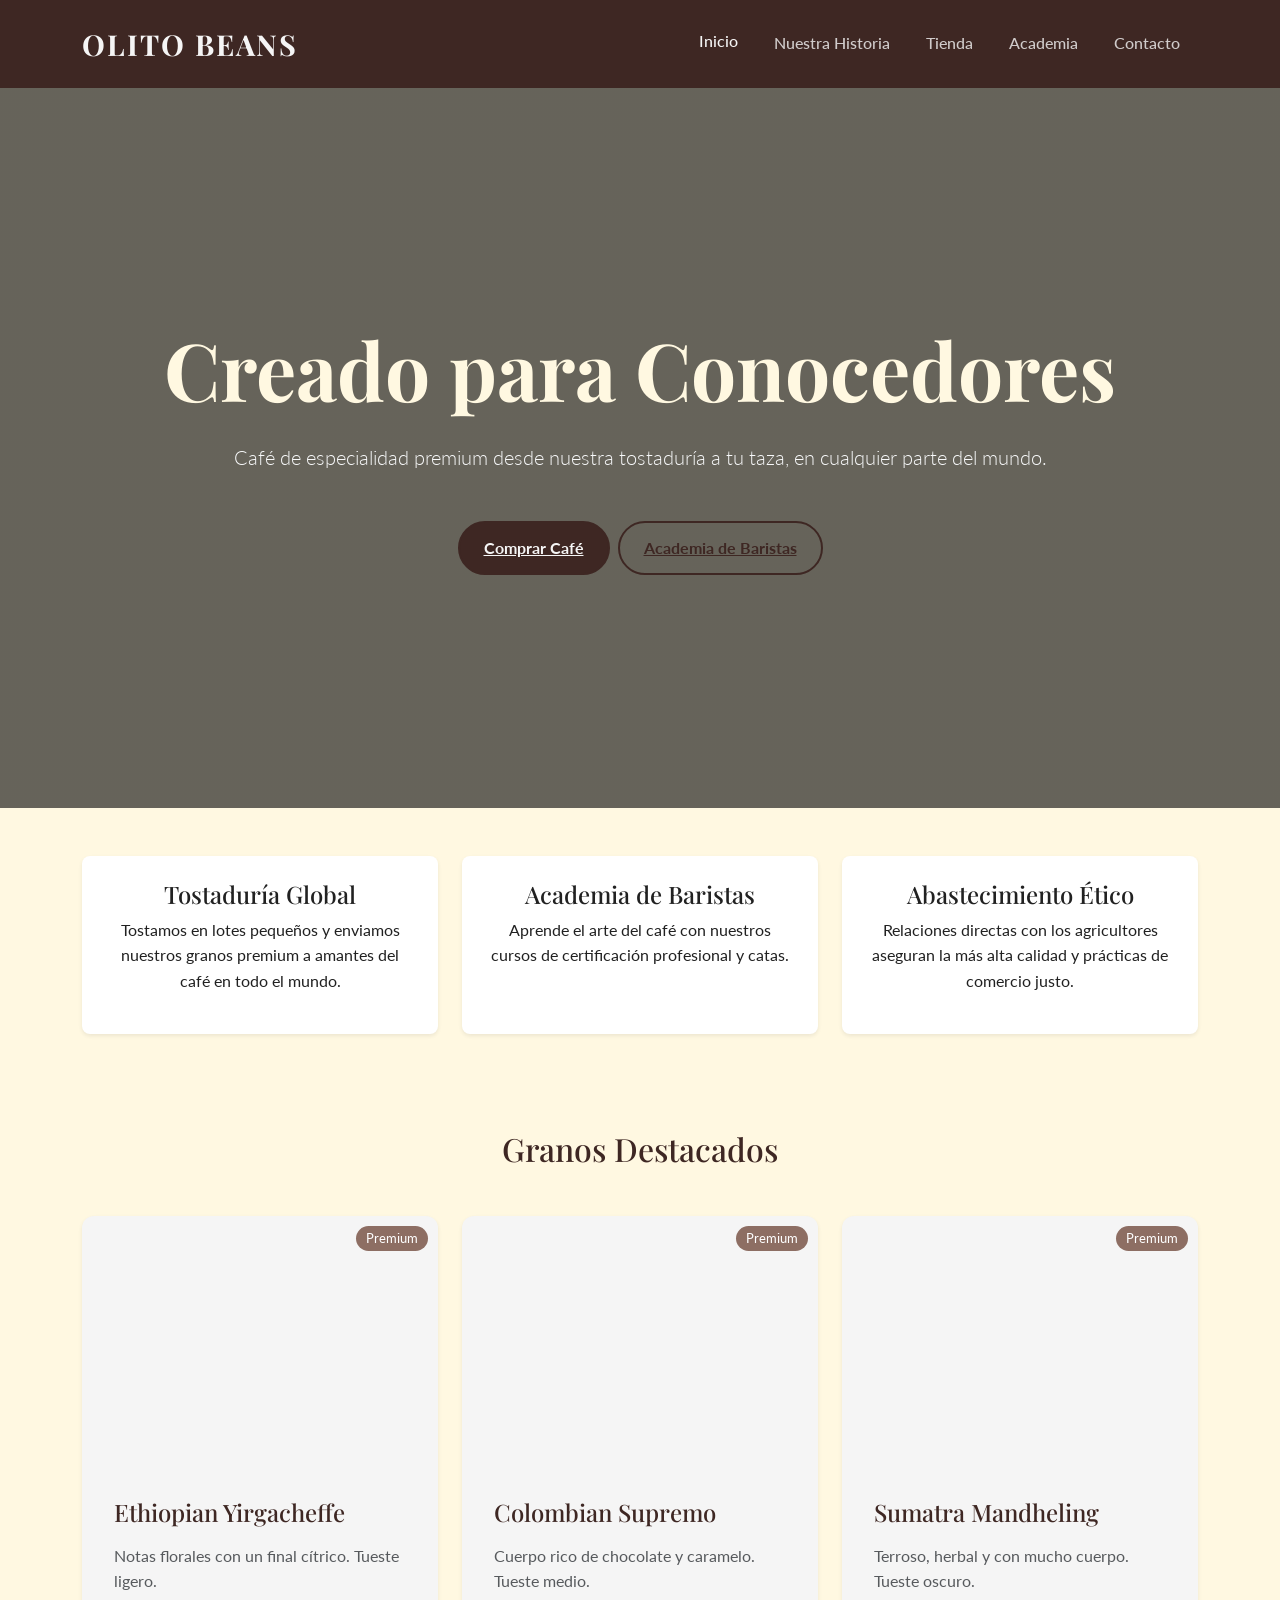
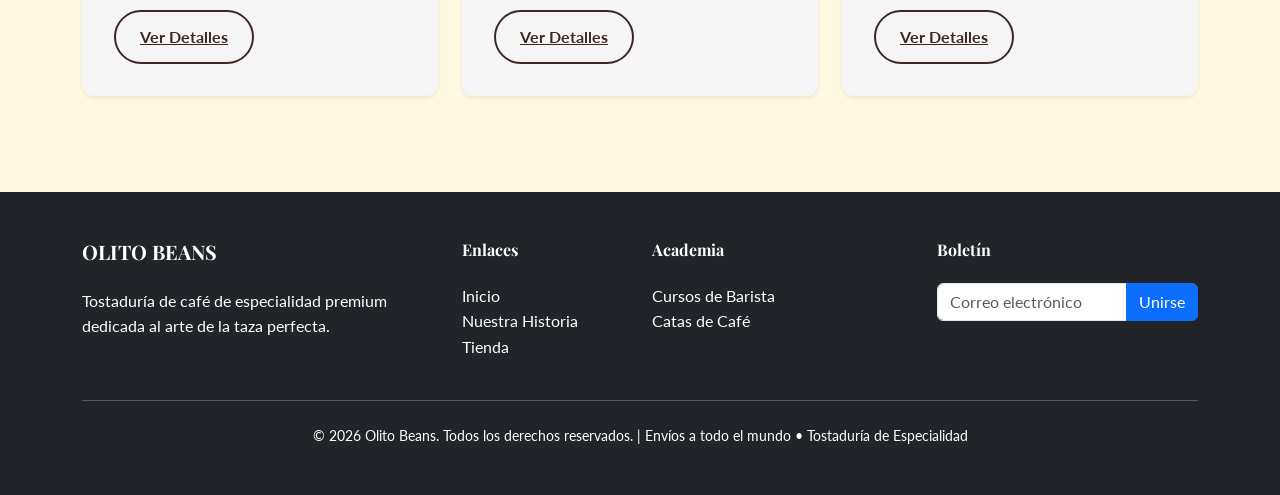
<file: index.html>
<!DOCTYPE html>
<html lang="es">
<head>
    <meta charset="UTF-8">
    <meta name="viewport" content="width=device-width, initial-scale=1.0">
    <meta name="description" content="Olito Beans - Granos de café de especialidad premium, tostaduría experta y cursos profesionales para baristas. Envíos a todo el mundo.">
    <meta name="keywords" content="café premium, café de especialidad, tostaduría de café, cursos de barista, cata de café, Olito Beans">
    <title>Olito Beans | Café de Especialidad Premium & Tostaduría</title>
    <link href="https://fonts.googleapis.com/css2?family=Lato:wght@400;700&family=Playfair+Display:wght@700&display=swap" rel="stylesheet">
    <link href="https://cdn.jsdelivr.net/npm/bootstrap@5.3.0/dist/css/bootstrap.min.css" rel="stylesheet">
    <link rel="stylesheet" href="https://cdnjs.cloudflare.com/ajax/libs/animate.css/4.1.1/animate.min.css"/>
    <link rel="stylesheet" href="css/style.css">
</head>
<body>

    <header>
        <nav class="navbar navbar-expand-lg navbar-dark bg-dark sticky-top" role="navigation" aria-label="Navegación Principal">
            <div class="container">
                <a class="navbar-brand animate__animated animate__fadeInLeft" href="index.html" aria-label="Olito Beans Inicio">OLITO BEANS</a>
                <button class="navbar-toggler" type="button" data-bs-toggle="collapse" data-bs-target="#navbarNav" aria-controls="navbarNav" aria-expanded="false" aria-label="Toggle navigation">
                    <span class="navbar-toggler-icon"></span>
                </button>
                <div class="collapse navbar-collapse" id="navbarNav">
                    <ul class="navbar-nav ms-auto animate__animated animate__fadeInRight">
                        <li class="nav-item"><a class="nav-link active" href="index.html" aria-current="page">Inicio</a></li>
                        <li class="nav-item"><a class="nav-link" href="nosotros.html">Nuestra Historia</a></li>
                        <li class="nav-item"><a class="nav-link" href="productos.html">Tienda</a></li>
                        <li class="nav-item"><a class="nav-link" href="cursos.html">Academia</a></li>
                        <li class="nav-item"><a class="nav-link" href="contacto.html">Contacto</a></li>
                    </ul>
                </div>
            </div>
        </nav>
    </header>

    <main id="main-content">
        <section class="hero-section py-5 text-center bg-brown text-light" style="background: linear-gradient(rgba(0,0,0,0.6), rgba(0,0,0,0.6)), url('https://images.unsplash.com/photo-1495474472287-4d71bcdd2085?ixlib=rb-1.2.1&auto=format&fit=crop&w=1350&q=80'); background-size: cover; background-position: center; min-height: 80vh; display: flex; align-items: center;" aria-labelledby="hero-title">
            <div class="container animate__animated animate__zoomIn">
                <h1 id="hero-title" class="display-1 fw-bold mb-4">Creado para Conocedores</h1>
                <p class="lead mb-5">Café de especialidad premium desde nuestra tostaduría a tu taza, en cualquier parte del mundo.</p>
                <div class="d-grid gap-2 d-sm-flex justify-content-sm-center">
                    <a href="productos.html" class="btn-premium px-4 gap-3">Comprar Café</a>
                    <a href="cursos.html" class="btn-outline-olito px-4">Academia de Baristas</a>
                </div>
            </div>
        </section>

        <section class="py-5 bg-cream" aria-label="Nuestros Destacados">
            <div class="container">
                <div class="row g-4 text-center">
                    <article class="col-md-4">
                        <div class="p-4 bg-white rounded-3 shadow-sm h-100">
                            <h3 class="h4">Tostaduría Global</h3>
                            <p>Tostamos en lotes pequeños y enviamos nuestros granos premium a amantes del café en todo el mundo.</p>
                        </div>
                    </article>
                    <article class="col-md-4">
                        <div class="p-4 bg-white rounded-3 shadow-sm h-100">
                            <h3 class="h4">Academia de Baristas</h3>
                            <p>Aprende el arte del café con nuestros cursos de certificación profesional y catas.</p>
                        </div>
                    </article>
                    <article class="col-md-4">
                        <div class="p-4 bg-white rounded-3 shadow-sm h-100">
                            <h3 class="h4">Abastecimiento Ético</h3>
                            <p>Relaciones directas con los agricultores aseguran la más alta calidad y prácticas de comercio justo.</p>
                        </div>
                    </article>
                </div>
            </div>
        </section>

        <section class="py-5" aria-labelledby="featured-title">
            <div class="container">
                <h2 id="featured-title" class="text-center mb-5">Granos Destacados</h2>
                <div class="row g-4">
                    <div class="col-md-4">
                        <div class="coffee-card h-100 border-0 shadow-sm">
                            <div class="card-img" style="background-image: url('https://images.unsplash.com/photo-1559056199-641a0ac8b55e?ixlib=rb-1.2.1&auto=format&fit=crop&w=800&q=80');" role="img" aria-label="Granos de Café Ethiopian Yirgacheffe"></div>
                            <div class="card-body">
                                <h3 class="card-title">Ethiopian Yirgacheffe</h3>
                                <p class="card-text text-muted">Notas florales con un final cítrico. Tueste ligero.</p>
                                <a href="productos.html" class="btn-outline-olito">Ver Detalles</a>
                            </div>
                        </div>
                    </div>
                    <div class="col-md-4">
                        <div class="coffee-card h-100 border-0 shadow-sm">
                            <div class="card-img" style="background-image: url('https://images.unsplash.com/photo-1580915411954-282cb1b0d780?ixlib=rb-1.2.1&auto=format&fit=crop&w=800&q=80');" role="img" aria-label="Granos de Café Colombian Supremo"></div>
                            <div class="card-body">
                                <h3 class="card-title">Colombian Supremo</h3>
                                <p class="card-text text-muted">Cuerpo rico de chocolate y caramelo. Tueste medio.</p>
                                <a href="productos.html" class="btn-outline-olito">Ver Detalles</a>
                            </div>
                        </div>
                    </div>
                    <div class="col-md-4">
                        <div class="coffee-card h-100 border-0 shadow-sm">
                            <div class="card-img" style="background-image: url('https://images.unsplash.com/photo-1447933601403-0c6688de566e?ixlib=rb-1.2.1&auto=format&fit=crop&w=800&q=80');" role="img" aria-label="Granos de Café Sumatra Mandheling"></div>
                            <div class="card-body">
                                <h3 class="card-title">Sumatra Mandheling</h3>
                                <p class="card-text text-muted">Terroso, herbal y con mucho cuerpo. Tueste oscuro.</p>
                                <a href="productos.html" class="btn-outline-olito">Ver Detalles</a>
                            </div>
                        </div>
                    </div>
                </div>
            </div>
        </section>
    </main>

    <footer class="bg-dark text-white py-5 mt-5">
        <div class="container">
            <div class="row g-4">
                <div class="col-md-4">
                    <h5 class="fw-bold mb-4 text-white">OLITO BEANS</h5>
                    <p class="text-white">Tostaduría de café de especialidad premium dedicada al arte de la taza perfecta.</p>
                </div>
                <div class="col-md-2">
                    <h6 class="fw-bold mb-4 text-white">Enlaces</h6>
                    <ul class="list-unstyled">
                        <li><a href="index.html" class="text-white text-decoration-none">Inicio</a></li>
                        <li><a href="nosotros.html" class="text-white text-decoration-none">Nuestra Historia</a></li>
                        <li><a href="productos.html" class="text-white text-decoration-none">Tienda</a></li>
                    </ul>
                </div>
                <div class="col-md-3">
                    <h6 class="fw-bold mb-4 text-white">Academia</h6>
                    <ul class="list-unstyled">
                        <li><a href="cursos.html" class="text-white text-decoration-none">Cursos de Barista</a></li>
                        <li><a href="cursos.html" class="text-white text-decoration-none">Catas de Café</a></li>
                    </ul>
                </div>
                <div class="col-md-3">
                    <h6 class="fw-bold mb-4 text-white">Boletín</h6>
                    <form>
                        <div class="input-group">
                            <input type="email" class="form-control" placeholder="Correo electrónico" aria-label="Dirección de correo electrónico">
                            <button class="btn btn-primary" type="button">Unirse</button>
                        </div>
                    </form>
                </div>
            </div>
            <hr class="my-4 border-light">
            <div class="text-center small text-white footer-bottom">
                &copy; 2026 Olito Beans. Todos los derechos reservados. | Envíos a todo el mundo &bull; Tostaduría de Especialidad
            </div>
        </div>
    </footer>

    <script src="https://cdn.jsdelivr.net/npm/bootstrap@5.3.0/dist/js/bootstrap.bundle.min.js"></script>
    <script src="js/scripts.js"></script>
</body>
</html>
</file>
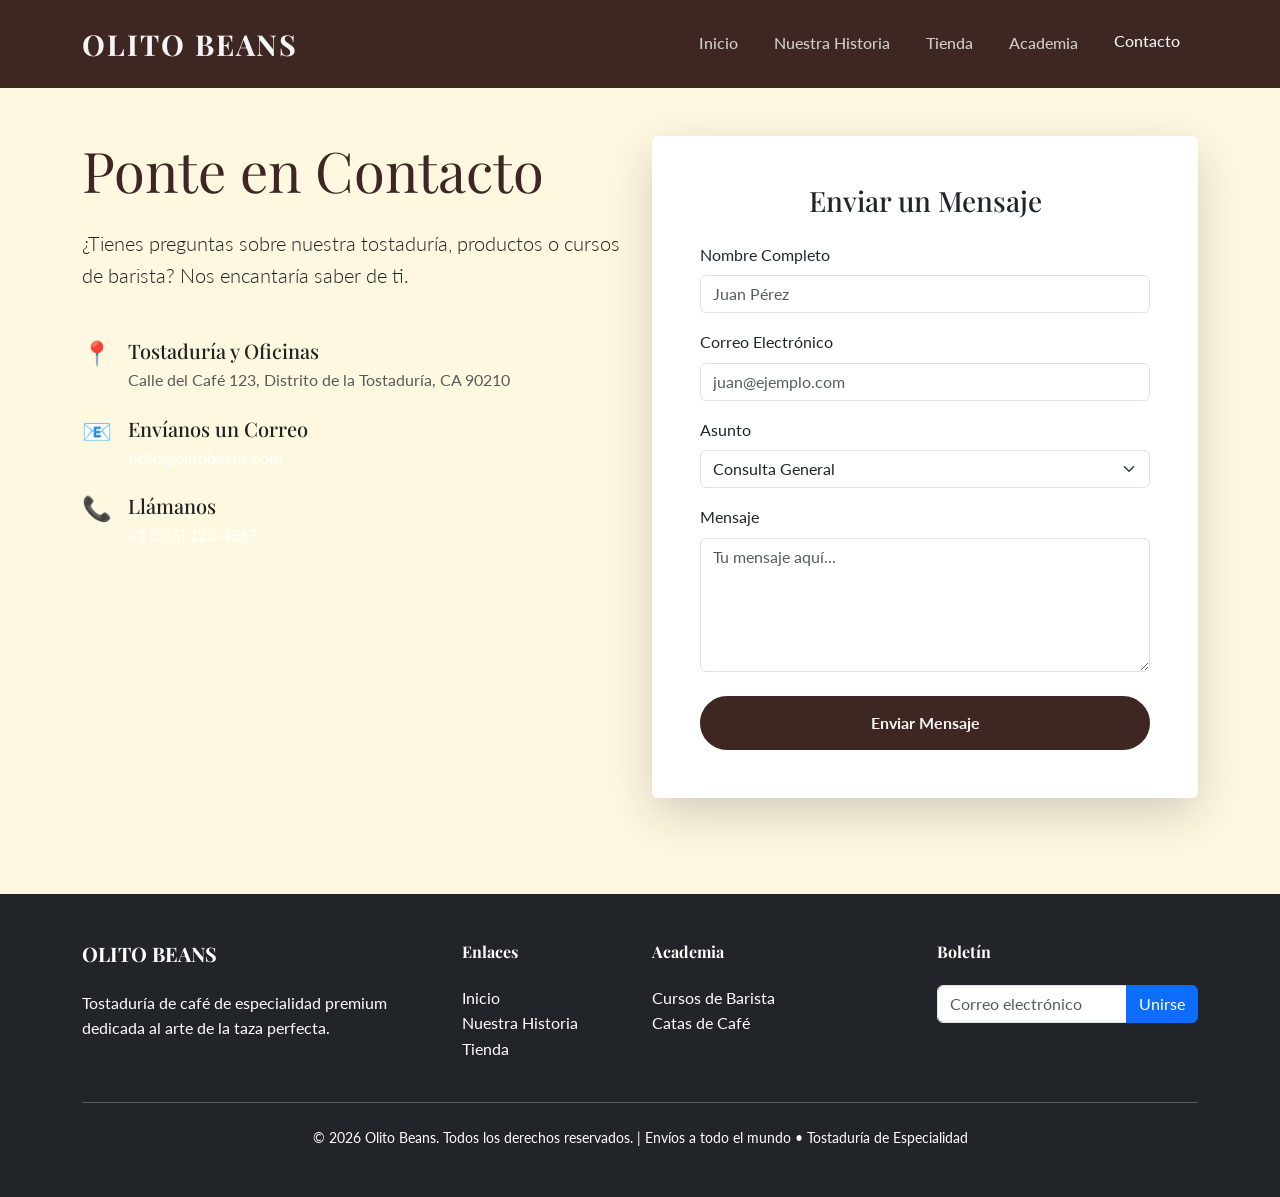
<file: contacto.html>
<!DOCTYPE html>
<html lang="es">
<head>
    <meta charset="UTF-8">
    <meta name="viewport" content="width=device-width, initial-scale=1.0">
    <meta name="description" content="Contacta con Olito Beans para consultas sobre café premium, visitas a la tostaduría o reservas en la academia.">
    <title>Contacto | Olito Beans</title>
    <link href="https://fonts.googleapis.com/css2?family=Lato:wght@400;700&family=Playfair+Display:wght@700&display=swap" rel="stylesheet">
    <link href="https://cdn.jsdelivr.net/npm/bootstrap@5.3.0/dist/css/bootstrap.min.css" rel="stylesheet">
    <link rel="stylesheet" href="css/style.css">
</head>
<body>
    <header>
        <nav class="navbar navbar-expand-lg navbar-dark bg-dark sticky-top" role="navigation" aria-label="Navegación Principal">
            <div class="container">
                <a class="navbar-brand" href="index.html" aria-label="Olito Beans Inicio">OLITO BEANS</a>
                <button class="navbar-toggler" type="button" data-bs-toggle="collapse" data-bs-target="#navbarNav" aria-controls="navbarNav" aria-expanded="false" aria-label="Toggle navigation">
                    <span class="navbar-toggler-icon"></span>
                </button>
                <div class="collapse navbar-collapse" id="navbarNav">
                    <ul class="navbar-nav ms-auto">
                        <li class="nav-item"><a class="nav-link" href="index.html">Inicio</a></li>
                        <li class="nav-item"><a class="nav-link" href="nosotros.html">Nuestra Historia</a></li>
                        <li class="nav-item"><a class="nav-link" href="productos.html">Tienda</a></li>
                        <li class="nav-item"><a class="nav-link" href="cursos.html">Academia</a></li>
                        <li class="nav-item"><a class="nav-link active" href="contacto.html" aria-current="page">Contacto</a></li>
                    </ul>
                </div>
            </div>
        </nav>
    </header>

    <main id="main-content" class="py-5">
        <div class="container">
            <div class="row">
                <section class="col-lg-6 mb-5" aria-labelledby="contact-title">
                    <h2 id="contact-title" class="display-4 mb-4">Ponte en Contacto</h2>
                    <p class="lead mb-5">¿Tienes preguntas sobre nuestra tostaduría, productos o cursos de barista? Nos encantaría saber de ti.</p>
                    
                    <div class="d-flex mb-4">
                        <div class="me-3" aria-hidden="true">
                            <span class="h4 text-primary">📍</span>
                        </div>
                        <div>
                            <h3 class="h5 mb-1">Tostaduría y Oficinas</h3>
                            <address class="text-muted mb-0">Calle del Café 123, Distrito de la Tostaduría, CA 90210</address>
                        </div>
                    </div>

                    <div class="d-flex mb-4">
                        <div class="me-3" aria-hidden="true">
                            <span class="h4 text-primary">📧</span>
                        </div>
                        <div>
                            <h3 class="h5 mb-1">Envíanos un Correo</h3>
                            <p class="text-muted mb-0"><a href="mailto:hello@olitobeans.com" class="text-white text-decoration-none">hello@olitobeans.com</a></p>
                        </div>
                    </div>

                    <div class="d-flex">
                        <div class="me-3" aria-hidden="true">
                            <span class="h4 text-primary">📞</span>
                        </div>
                        <div>
                            <h3 class="h5 mb-1">Llámanos</h3>
                            <p class="text-muted mb-0"><a href="tel:+15551234567" class="text-white text-decoration-none">+1 (555) 123-4567</a></p>
                        </div>
                    </div>
                </section>

                <section class="col-lg-6" aria-labelledby="form-title">
                    <div class="card border-0 shadow-lg">
                        <div class="card-body p-5">
                            <h2 id="form-title" class="h3 mb-4 text-center">Enviar un Mensaje</h2>
                            <form action="#" method="POST" aria-label="Formulario de contacto">
                                <div class="mb-3">
                                    <label for="full-name" class="form-label">Nombre Completo</label>
                                    <input type="text" id="full-name" name="name" class="form-control" placeholder="Juan Pérez" required aria-required="true">
                                </div>
                                <div class="mb-3">
                                    <label for="email" class="form-label">Correo Electrónico</label>
                                    <input type="email" id="email" name="email" class="form-control" placeholder="juan@ejemplo.com" required aria-required="true">
                                </div>
                                <div class="mb-3">
                                    <label for="subject" class="form-label">Asunto</label>
                                    <select id="subject" name="subject" class="form-select" aria-label="Seleccionar asunto">
                                        <option value="general">Consulta General</option>
                                        <option value="courses">Cursos de Barista</option>
                                        <option value="wholesale">Pedidos al por Mayor</option>
                                        <option value="feedback">Comentarios</option>
                                    </select>
                                </div>
                                <div class="mb-4">
                                    <label for="message" class="form-label">Mensaje</label>
                                    <textarea id="message" name="message" class="form-control" rows="5" placeholder="Tu mensaje aquí..." required aria-required="true"></textarea>
                                </div>
                                <button type="submit" class="btn-premium btn-lg w-100">Enviar Mensaje</button>
                            </form>
                        </div>
                    </div>
                </section>
            </div>
        </div>
    </main>

    <footer class="bg-dark text-white py-5 mt-5">
        <div class="container">
            <div class="row g-4">
                <div class="col-md-4">
                    <h5 class="fw-bold mb-4 text-white">OLITO BEANS</h5>
                    <p class="text-white">Tostaduría de café de especialidad premium dedicada al arte de la taza perfecta.</p>
                </div>
                <div class="col-md-2">
                    <h6 class="fw-bold mb-4 text-white">Enlaces</h6>
                    <ul class="list-unstyled">
                        <li><a href="index.html" class="text-white text-decoration-none">Inicio</a></li>
                        <li><a href="nosotros.html" class="text-white text-decoration-none">Nuestra Historia</a></li>
                        <li><a href="productos.html" class="text-white text-decoration-none">Tienda</a></li>
                    </ul>
                </div>
                <div class="col-md-3">
                    <h6 class="fw-bold mb-4 text-white">Academia</h6>
                    <ul class="list-unstyled">
                        <li><a href="cursos.html" class="text-white text-decoration-none">Cursos de Barista</a></li>
                        <li><a href="cursos.html" class="text-white text-decoration-none">Catas de Café</a></li>
                    </ul>
                </div>
                <div class="col-md-3">
                    <h6 class="fw-bold mb-4 text-white">Boletín</h6>
                    <form>
                        <div class="input-group">
                            <input type="email" class="form-control" placeholder="Correo electrónico" aria-label="Dirección de correo electrónico">
                            <button class="btn btn-primary" type="button">Unirse</button>
                        </div>
                    </form>
                </div>
            </div>
            <hr class="my-4 border-light">
            <div class="text-center small text-white footer-bottom">
                &copy; 2026 Olito Beans. Todos los derechos reservados. | Envíos a todo el mundo &bull; Tostaduría de Especialidad
            </div>
        </div>
    </footer>

    <script src="https://cdn.jsdelivr.net/npm/bootstrap@5.3.0/dist/js/bootstrap.bundle.min.js"></script>
    <script src="js/scripts.js"></script>
</body>
</html>
</file>
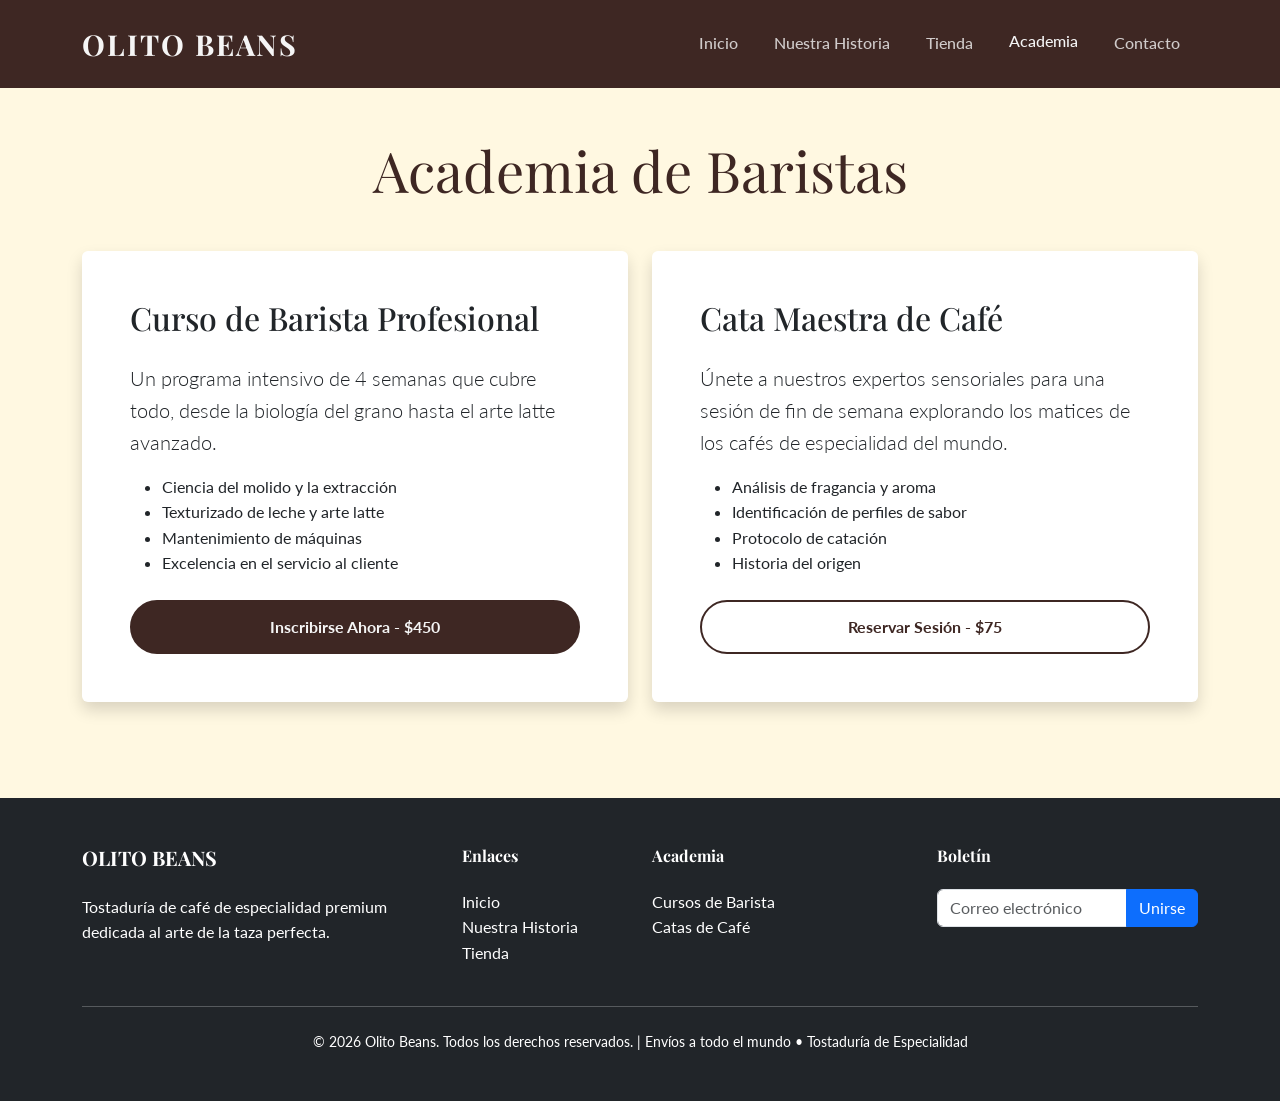
<file: cursos.html>
<!DOCTYPE html>
<html lang="es">
<head>
    <meta charset="UTF-8">
    <meta name="viewport" content="width=device-width, initial-scale=1.0">
    <meta name="description" content="Cursos profesionales de barista y eventos de cata de café en Olito Beans Academy. Conviértete en un experto del café.">
    <title>Academia | Olito Beans</title>
    <link href="https://fonts.googleapis.com/css2?family=Lato:wght@400;700&family=Playfair+Display:wght@700&display=swap" rel="stylesheet">
    <link href="https://cdn.jsdelivr.net/npm/bootstrap@5.3.0/dist/css/bootstrap.min.css" rel="stylesheet">
    <link rel="stylesheet" href="https://cdnjs.cloudflare.com/ajax/libs/animate.css/4.1.1/animate.min.css"/>
    <link rel="stylesheet" href="css/style.css">
</head>
<body>
    <header>
        <nav class="navbar navbar-expand-lg navbar-dark bg-dark sticky-top" role="navigation" aria-label="Navegación Principal">
            <div class="container">
                <a class="navbar-brand" href="index.html" aria-label="Olito Beans Inicio">OLITO BEANS</a>
                <button class="navbar-toggler" type="button" data-bs-toggle="collapse" data-bs-target="#navbarNav" aria-controls="navbarNav" aria-expanded="false" aria-label="Toggle navigation">
                    <span class="navbar-toggler-icon"></span>
                </button>
                <div class="collapse navbar-collapse" id="navbarNav">
                    <ul class="navbar-nav ms-auto">
                        <li class="nav-item"><a class="nav-link" href="index.html">Inicio</a></li>
                        <li class="nav-item"><a class="nav-link" href="nosotros.html">Nuestra Historia</a></li>
                        <li class="nav-item"><a class="nav-link" href="productos.html">Tienda</a></li>
                        <li class="nav-item"><a class="nav-link active" href="cursos.html" aria-current="page">Academia</a></li>
                        <li class="nav-item"><a class="nav-link" href="contacto.html">Contacto</a></li>
                    </ul>
                </div>
            </div>
        </nav>
    </header>

    <main id="main-content" class="py-5">
        <div class="container">
            <h2 class="display-4 text-center mb-5 animate__animated animate__fadeInDown">Academia de Baristas</h2>
            <div class="row g-4">
                <article class="col-md-6">
                    <div class="card h-100 border-0 shadow">
                        <div class="card-body p-5">
                            <h3 class="h2 mb-4">Curso de Barista Profesional</h3>
                            <p class="lead">Un programa intensivo de 4 semanas que cubre todo, desde la biología del grano hasta el arte latte avanzado.</p>
                            <ul class="mb-4">
                                <li>Ciencia del molido y la extracción</li>
                                <li>Texturizado de leche y arte latte</li>
                                <li>Mantenimiento de máquinas</li>
                                <li>Excelencia en el servicio al cliente</li>
                            </ul>
                            <button class="btn-premium btn-lg w-100" aria-label="Inscribirse en el Curso de Barista Profesional por $450">Inscribirse Ahora - $450</button>
                        </div>
                    </div>
                </article>
                <article class="col-md-6">
                    <div class="card h-100 border-0 shadow">
                        <div class="card-body p-5">
                            <h3 class="h2 mb-4">Cata Maestra de Café</h3>
                            <p class="lead">Únete a nuestros expertos sensoriales para una sesión de fin de semana explorando los matices de los cafés de especialidad del mundo.</p>
                            <ul class="mb-4">
                                <li>Análisis de fragancia y aroma</li>
                                <li>Identificación de perfiles de sabor</li>
                                <li>Protocolo de catación</li>
                                <li>Historia del origen</li>
                            </ul>
                            <button class="btn-outline-olito btn-lg w-100" aria-label="Reservar sesión de Cata Maestra de Café por $75">Reservar Sesión - $75</button>
                        </div>
                    </div>
                </article>
            </div>
        </div>
    </main>

    <footer class="bg-dark text-white py-5 mt-5">
        <div class="container">
            <div class="row g-4">
                <div class="col-md-4">
                    <h5 class="fw-bold mb-4 text-white">OLITO BEANS</h5>
                    <p class="text-white">Tostaduría de café de especialidad premium dedicada al arte de la taza perfecta.</p>
                </div>
                <div class="col-md-2">
                    <h6 class="fw-bold mb-4 text-white">Enlaces</h6>
                    <ul class="list-unstyled">
                        <li><a href="index.html" class="text-white text-decoration-none">Inicio</a></li>
                        <li><a href="nosotros.html" class="text-white text-decoration-none">Nuestra Historia</a></li>
                        <li><a href="productos.html" class="text-white text-decoration-none">Tienda</a></li>
                    </ul>
                </div>
                <div class="col-md-3">
                    <h6 class="fw-bold mb-4 text-white">Academia</h6>
                    <ul class="list-unstyled">
                        <li><a href="cursos.html" class="text-white text-decoration-none">Cursos de Barista</a></li>
                        <li><a href="cursos.html" class="text-white text-decoration-none">Catas de Café</a></li>
                    </ul>
                </div>
                <div class="col-md-3">
                    <h6 class="fw-bold mb-4 text-white">Boletín</h6>
                    <form>
                        <div class="input-group">
                            <input type="email" class="form-control" placeholder="Correo electrónico" aria-label="Dirección de correo electrónico">
                            <button class="btn btn-primary" type="button">Unirse</button>
                        </div>
                    </form>
                </div>
            </div>
            <hr class="my-4 border-light">
            <div class="text-center small text-white footer-bottom">
                &copy; 2026 Olito Beans. Todos los derechos reservados. | Envíos a todo el mundo &bull; Tostaduría de Especialidad
            </div>
        </div>
    </footer>

    <script src="https://cdn.jsdelivr.net/npm/bootstrap@5.3.0/dist/js/bootstrap.bundle.min.js"></script>
    <script src="js/scripts.js"></script>
</body>
</html>
</file>
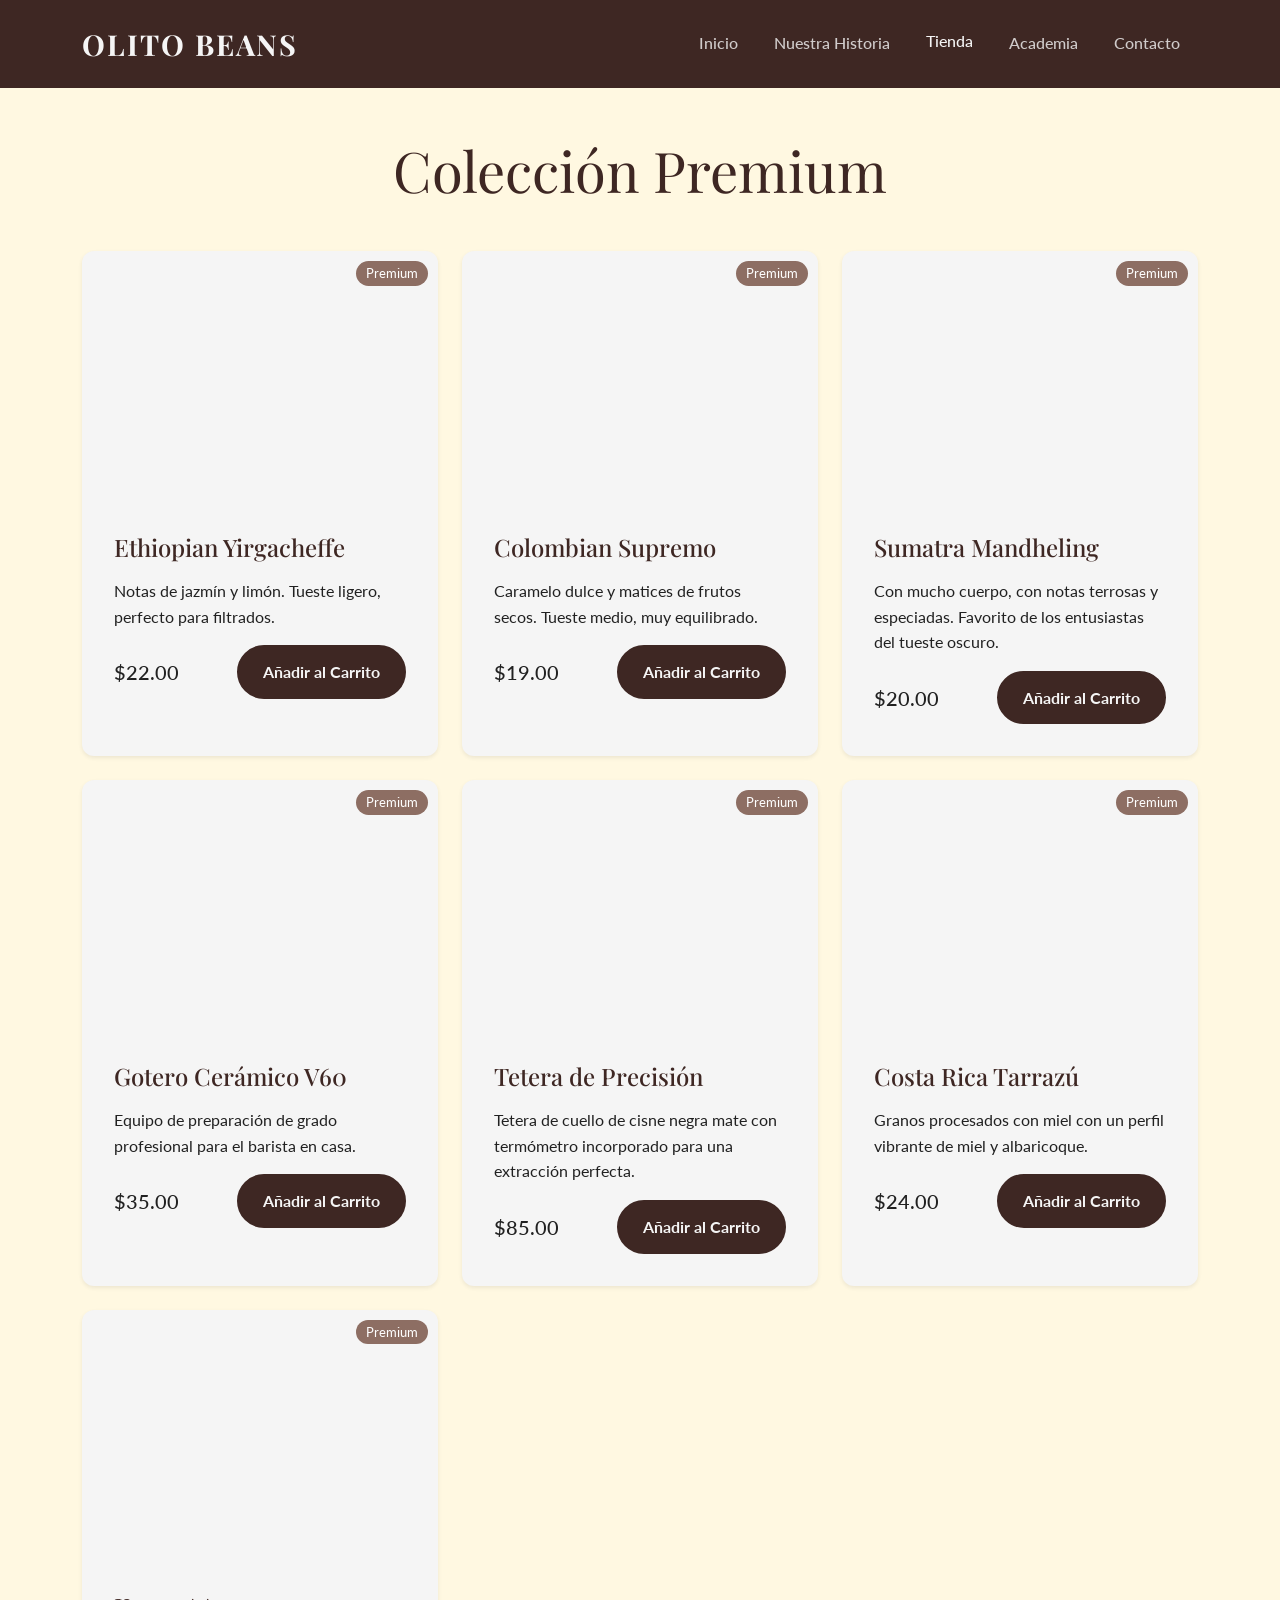
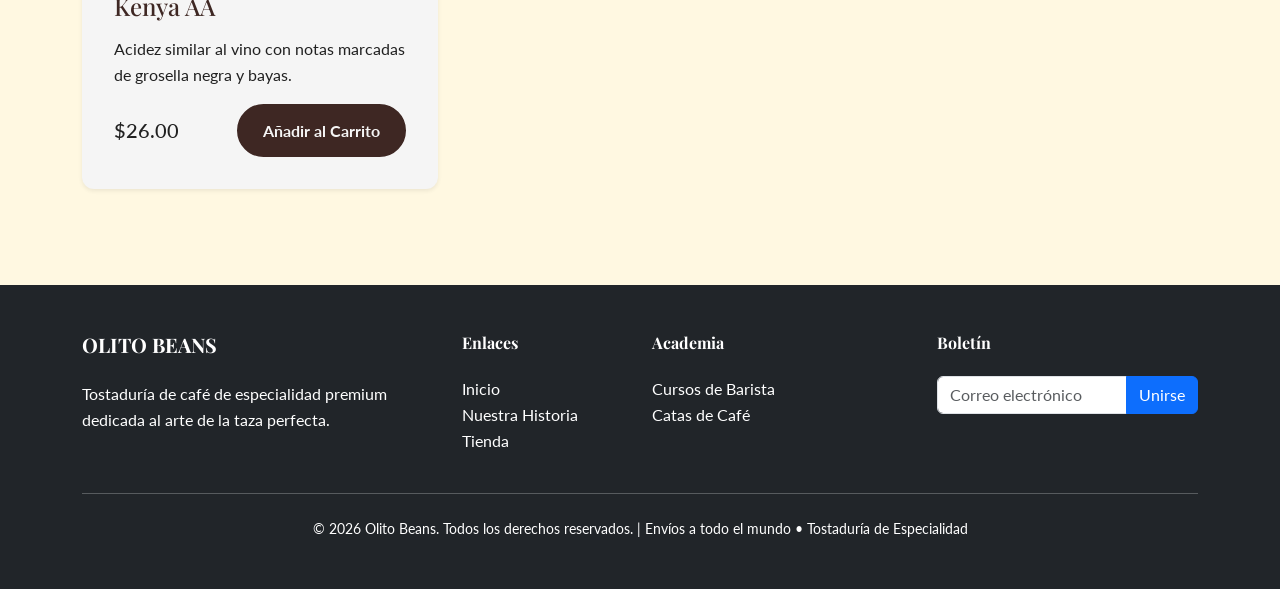
<file: productos.html>
<!DOCTYPE html>
<html lang="es">
<head>
    <meta charset="UTF-8">
    <meta name="viewport" content="width=device-width, initial-scale=1.0">
    <meta name="description" content="Compra granos de café de especialidad premium y equipos de preparación en Olito Beans. Envíos a todo el mundo.">
    <title>Tienda | Olito Beans</title>
    <link href="https://fonts.googleapis.com/css2?family=Lato:wght@400;700&family=Playfair+Display:wght@700&display=swap" rel="stylesheet">
    <link href="https://cdn.jsdelivr.net/npm/bootstrap@5.3.0/dist/css/bootstrap.min.css" rel="stylesheet">
    <link rel="stylesheet" href="css/style.css">
</head>
<body>
    <header>
        <nav class="navbar navbar-expand-lg navbar-dark bg-dark sticky-top" role="navigation" aria-label="Navegación Principal">
            <div class="container">
                <a class="navbar-brand" href="index.html" aria-label="Olito Beans Inicio">OLITO BEANS</a>
                <button class="navbar-toggler" type="button" data-bs-toggle="collapse" data-bs-target="#navbarNav" aria-controls="navbarNav" aria-expanded="false" aria-label="Toggle navigation">
                    <span class="navbar-toggler-icon"></span>
                </button>
                <div class="collapse navbar-collapse" id="navbarNav">
                    <ul class="navbar-nav ms-auto">
                        <li class="nav-item"><a class="nav-link" href="index.html">Inicio</a></li>
                        <li class="nav-item"><a class="nav-link" href="nosotros.html">Nuestra Historia</a></li>
                        <li class="nav-item"><a class="nav-link active" href="productos.html" aria-current="page">Tienda</a></li>
                        <li class="nav-item"><a class="nav-link" href="cursos.html">Academia</a></li>
                        <li class="nav-item"><a class="nav-link" href="contacto.html">Contacto</a></li>
                    </ul>
                </div>
            </div>
        </nav>
    </header>

    <main id="main-content" class="py-5">
        <div class="container">
            <h2 class="display-4 text-center mb-5">Colección Premium</h2>
            <div class="row g-4">
                <div class="col-md-4">
                    <div class="coffee-card h-100 border-0 shadow-sm">
                        <div class="card-img" style="background-image: url('https://images.unsplash.com/photo-1559056199-641a0ac8b55e?auto=format&fit=crop&w=800&q=80');" role="img" aria-label="Granos Ethiopian Yirgacheffe"></div>
                        <div class="card-body">
                            <h3 class="card-title">Ethiopian Yirgacheffe</h3>
                            <p class="card-text">Notas de jazmín y limón. Tueste ligero, perfecto para filtrados.</p>
                            <div class="d-flex justify-content-between align-items-center mt-3">
                                <span class="h5 mb-0">$22.00</span>
                                <button class="btn-premium btn-sm" aria-label="Añadir Ethiopian Yirgacheffe al carrito">Añadir al Carrito</button>
                            </div>
                        </div>
                    </div>
                </div>
                <div class="col-md-4">
                    <div class="coffee-card h-100 border-0 shadow-sm">
                        <div class="card-img" style="background-image: url('https://images.unsplash.com/photo-1580915411954-282cb1b0d780?auto=format&fit=crop&w=800&q=80');" role="img" aria-label="Granos Colombian Supremo"></div>
                        <div class="card-body">
                            <h3 class="card-title">Colombian Supremo</h3>
                            <p class="card-text">Caramelo dulce y matices de frutos secos. Tueste medio, muy equilibrado.</p>
                            <div class="d-flex justify-content-between align-items-center mt-3">
                                <span class="h5 mb-0">$19.00</span>
                                <button class="btn-premium btn-sm" aria-label="Añadir Colombian Supremo al carrito">Añadir al Carrito</button>
                            </div>
                        </div>
                    </div>
                </div>
                <div class="col-md-4">
                    <div class="coffee-card h-100 border-0 shadow-sm">
                        <div class="card-img" style="background-image: url('https://images.unsplash.com/photo-1447933601403-0c6688de566e?auto=format&fit=crop&w=800&q=80');" role="img" aria-label="Granos Sumatra Mandheling"></div>
                        <div class="card-body">
                            <h3 class="card-title">Sumatra Mandheling</h3>
                            <p class="card-text">Con mucho cuerpo, con notas terrosas y especiadas. Favorito de los entusiastas del tueste oscuro.</p>
                            <div class="d-flex justify-content-between align-items-center mt-3">
                                <span class="h5 mb-0">$20.00</span>
                                <button class="btn-premium btn-sm" aria-label="Añadir Sumatra Mandheling al carrito">Añadir al Carrito</button>
                            </div>
                        </div>
                    </div>
                </div>
                <div class="col-md-4">
                    <div class="coffee-card h-100 border-0 shadow-sm">
                        <div class="card-img" style="background-image: url('https://images.unsplash.com/photo-1514432324607-a09d9b4aefdd?auto=format&fit=crop&w=800&q=80');" role="img" aria-label="Gotero cerámico V60"></div>
                        <div class="card-body">
                            <h3 class="card-title">Gotero Cerámico V60</h3>
                            <p class="card-text">Equipo de preparación de grado profesional para el barista en casa.</p>
                            <div class="d-flex justify-content-between align-items-center mt-3">
                                <span class="h5 mb-0">$35.00</span>
                                <button class="btn-premium btn-sm" aria-label="Añadir Gotero Cerámico V60 al carrito">Añadir al Carrito</button>
                            </div>
                        </div>
                    </div>
                </div>
                <div class="col-md-4">
                    <div class="coffee-card h-100 border-0 shadow-sm">
                        <div class="card-img" style="background-image: url('https://images.unsplash.com/photo-1594631252845-29fc45865157?auto=format&fit=crop&w=800&q=80');" role="img" aria-label="Tetera de cuello de cisne Precision"></div>
                        <div class="card-body">
                            <h3 class="card-title">Tetera de Precisión</h3>
                            <p class="card-text">Tetera de cuello de cisne negra mate con termómetro incorporado para una extracción perfecta.</p>
                            <div class="d-flex justify-content-between align-items-center mt-3">
                                <span class="h5 mb-0">$85.00</span>
                                <button class="btn-premium btn-sm" aria-label="Añadir Tetera de Precisión al carrito">Añadir al Carrito</button>
                            </div>
                        </div>
                    </div>
                </div>
                <div class="col-md-4">
                    <div class="coffee-card h-100 border-0 shadow-sm">
                        <div class="card-img" style="background-image: url('https://images.unsplash.com/photo-1511537190424-bbbab87ac5eb?auto=format&fit=crop&w=800&q=80');" role="img" aria-label="Granos Costa Rica Tarrazú"></div>
                        <div class="card-body">
                            <h3 class="card-title">Costa Rica Tarrazú</h3>
                            <p class="card-text">Granos procesados con miel con un perfil vibrante de miel y albaricoque.</p>
                            <div class="d-flex justify-content-between align-items-center mt-3">
                                <span class="h5 mb-0">$24.00</span>
                                <button class="btn-premium btn-sm" aria-label="Añadir Costa Rica Tarrazú al carrito">Añadir al Carrito</button>
                            </div>
                        </div>
                    </div>
                </div>
                <div class="col-md-4">
                    <div class="coffee-card h-100 border-0 shadow-sm">
                        <div class="card-img" style="background-image: url('https://images.unsplash.com/photo-1524350300060-d39f447a243d?auto=format&fit=crop&w=800&q=80');" role="img" aria-label="Granos de especialidad Kenya AA"></div>
                        <div class="card-body">
                            <h3 class="card-title">Kenya AA</h3>
                            <p class="card-text">Acidez similar al vino con notas marcadas de grosella negra y bayas.</p>
                            <div class="d-flex justify-content-between align-items-center mt-3">
                                <span class="h5 mb-0">$26.00</span>
                                <button class="btn-premium btn-sm" aria-label="Añadir Kenya AA al carrito">Añadir al Carrito</button>
                            </div>
                        </div>
                    </div>
                </div>
            </div>
        </div>
    </main>

    <footer class="bg-dark text-white py-5 mt-5">
        <div class="container">
            <div class="row g-4">
                <div class="col-md-4">
                    <h5 class="fw-bold mb-4 text-white">OLITO BEANS</h5>
                    <p class="text-white">Tostaduría de café de especialidad premium dedicada al arte de la taza perfecta.</p>
                </div>
                <div class="col-md-2">
                    <h6 class="fw-bold mb-4 text-white">Enlaces</h6>
                    <ul class="list-unstyled">
                        <li><a href="index.html" class="text-white text-decoration-none">Inicio</a></li>
                        <li><a href="nosotros.html" class="text-white text-decoration-none">Nuestra Historia</a></li>
                        <li><a href="productos.html" class="text-white text-decoration-none">Tienda</a></li>
                    </ul>
                </div>
                <div class="col-md-3">
                    <h6 class="fw-bold mb-4 text-white">Academia</h6>
                    <ul class="list-unstyled">
                        <li><a href="cursos.html" class="text-white text-decoration-none">Cursos de Barista</a></li>
                        <li><a href="cursos.html" class="text-white text-decoration-none">Catas de Café</a></li>
                    </ul>
                </div>
                <div class="col-md-3">
                    <h6 class="fw-bold mb-4 text-white">Boletín</h6>
                    <form>
                        <div class="input-group">
                            <input type="email" class="form-control" placeholder="Correo electrónico" aria-label="Dirección de correo electrónico">
                            <button class="btn btn-primary" type="button">Unirse</button>
                        </div>
                    </form>
                </div>
            </div>
            <hr class="my-4 border-light">
            <div class="text-center small text-white footer-bottom">
                &copy; 2026 Olito Beans. Todos los derechos reservados. | Envíos a todo el mundo &bull; Tostaduría de Especialidad
            </div>
        </div>
    </footer>

    <script src="https://cdn.jsdelivr.net/npm/bootstrap@5.3.0/dist/js/bootstrap.bundle.min.js"></script>
    <script src="js/scripts.js"></script>
</body>
</html>
</file>
<file: css/style.css>
:root {
  --primary: #3E2723;
  --secondary: #8D6E63;
  --accent: #D7CCC8;
  --light: #F5F5F5;
  --bg-cream: #FFF8E1;
  --dark: #212121;
}

* {
  margin: 0;
  padding: 0;
  box-sizing: border-box;
}

body {
  font-family: 'Lato', sans-serif;
  background-color: var(--bg-cream);
  color: var(--dark);
  line-height: 1.6;
}

h1, h2, h3, h4, h5, h6 {
  font-family: 'Playfair Display', serif;
  color: var(--primary);
}

.navbar {
  background-color: var(--primary) !important;
  padding: 1rem 0;
  transition: all 0.3s ease-in-out;
}

.navbar .navbar-brand {
  font-family: 'Playfair Display', serif;
  font-size: 1.8rem;
  font-weight: bold;
  letter-spacing: 2px;
  color: var(--light) !important;
}

.navbar .navbar-nav .nav-item .nav-link {
  color: rgba(245, 245, 245, 0.8) !important;
  font-weight: 500;
  margin: 0 10px;
  transition: all 0.3s ease-in-out;
  position: relative;
}

.navbar .navbar-nav .nav-item .nav-link:hover, 
.navbar .navbar-nav .nav-item .nav-link.active {
  color: var(--light) !important;
  transform: translateY(-2px);
}

.navbar .navbar-nav .nav-item .nav-link::after {
  content: '';
  display: block;
  width: 0;
  height: 2px;
  background: var(--accent);
  transition: all 0.3s ease-in-out;
}

.navbar .navbar-nav .nav-item .nav-link:hover::after {
  width: 100%;
}

#hero-title {
  color: var(--bg-cream) !important;
}

.btn-premium, .btn-outline-olito {
  padding: 0.75rem 1.5rem;
  border-radius: 30px;
  cursor: pointer;
  text-align: center;
  font-weight: bold;
  transition: all 0.3s ease-in-out;
  display: inline-block;
  border: 2px solid transparent;
}

.btn-premium {
  background-color: var(--primary);
  color: var(--light);
  border-color: var(--primary);
}

.btn-premium:hover {
  background-color: transparent;
  color: var(--primary);
  transform: scale(1.05);
}

.btn-outline-olito {
  background-color: transparent;
  color: var(--primary);
  border-color: var(--primary);
}

.btn-outline-olito:hover {
  background-color: var(--primary);
  color: var(--light);
}

.coffee-card {
  background-color: var(--light);
  border-radius: 12px;
  overflow: hidden;
  box-shadow: 0 6px 20px rgba(0,0,0,0.08);
  transition: all 0.3s ease-in-out;
}

.coffee-card:hover {
  transform: translateY(-12px);
  box-shadow: 0 12px 30px rgba(0,0,0,0.15);
}

.coffee-card .card-img {
  height: 250px;
  background-size: cover;
  background-position: center;
  position: relative;
}

.coffee-card .card-img::after {
  content: 'Premium';
  position: absolute;
  top: 10px;
  right: 10px;
  background: var(--secondary);
  color: white;
  padding: 2px 10px;
  font-size: 0.8rem;
  border-radius: 20px;
}

.coffee-card .card-body {
  padding: 2rem;
}

.coffee-card .card-body .card-title {
  font-size: 1.5rem;
  margin-bottom: 1rem;
  color: var(--primary);
}

@keyframes steam {
  0% { transform: translateY(0) scale(1); opacity: 0.5; }
  50% { transform: translateY(-5px) scale(1.1); opacity: 0.8; }
  100% { transform: translateY(-10px) scale(1.2); opacity: 0; }
}

.steam-effect::before {
  content: '♨';
  position: absolute;
  top: -20px;
  left: 50%;
  transform: translateX(-50%);
  font-size: 2rem;
  color: var(--secondary);
  animation: steam 2s infinite ease-out;
}

.footer {
  background-color: var(--dark);
  color: var(--light);
  padding: 4rem 0 2rem;
  margin-top: 5rem;
}

.footer p, .footer a, .footer span {
  color: var(--light) !important;
}

.footer .footer-title {
  font-family: 'Playfair Display', serif;
  color: var(--light);
  margin-bottom: 2rem;
}

.footer .footer-links a {
  color: var(--light);
  transition: all 0.3s ease-in-out;
}

.footer .footer-links a:hover {
  color: var(--accent);
  padding-left: 5px;
}

.footer .footer-bottom {
  text-align: center;
  margin-top: 3rem;
  padding-top: 2rem;
  border-top: 1px solid rgba(255, 255, 255, 0.1);
  font-size: 0.9rem;
  color: var(--light) !important;
}
</file>
